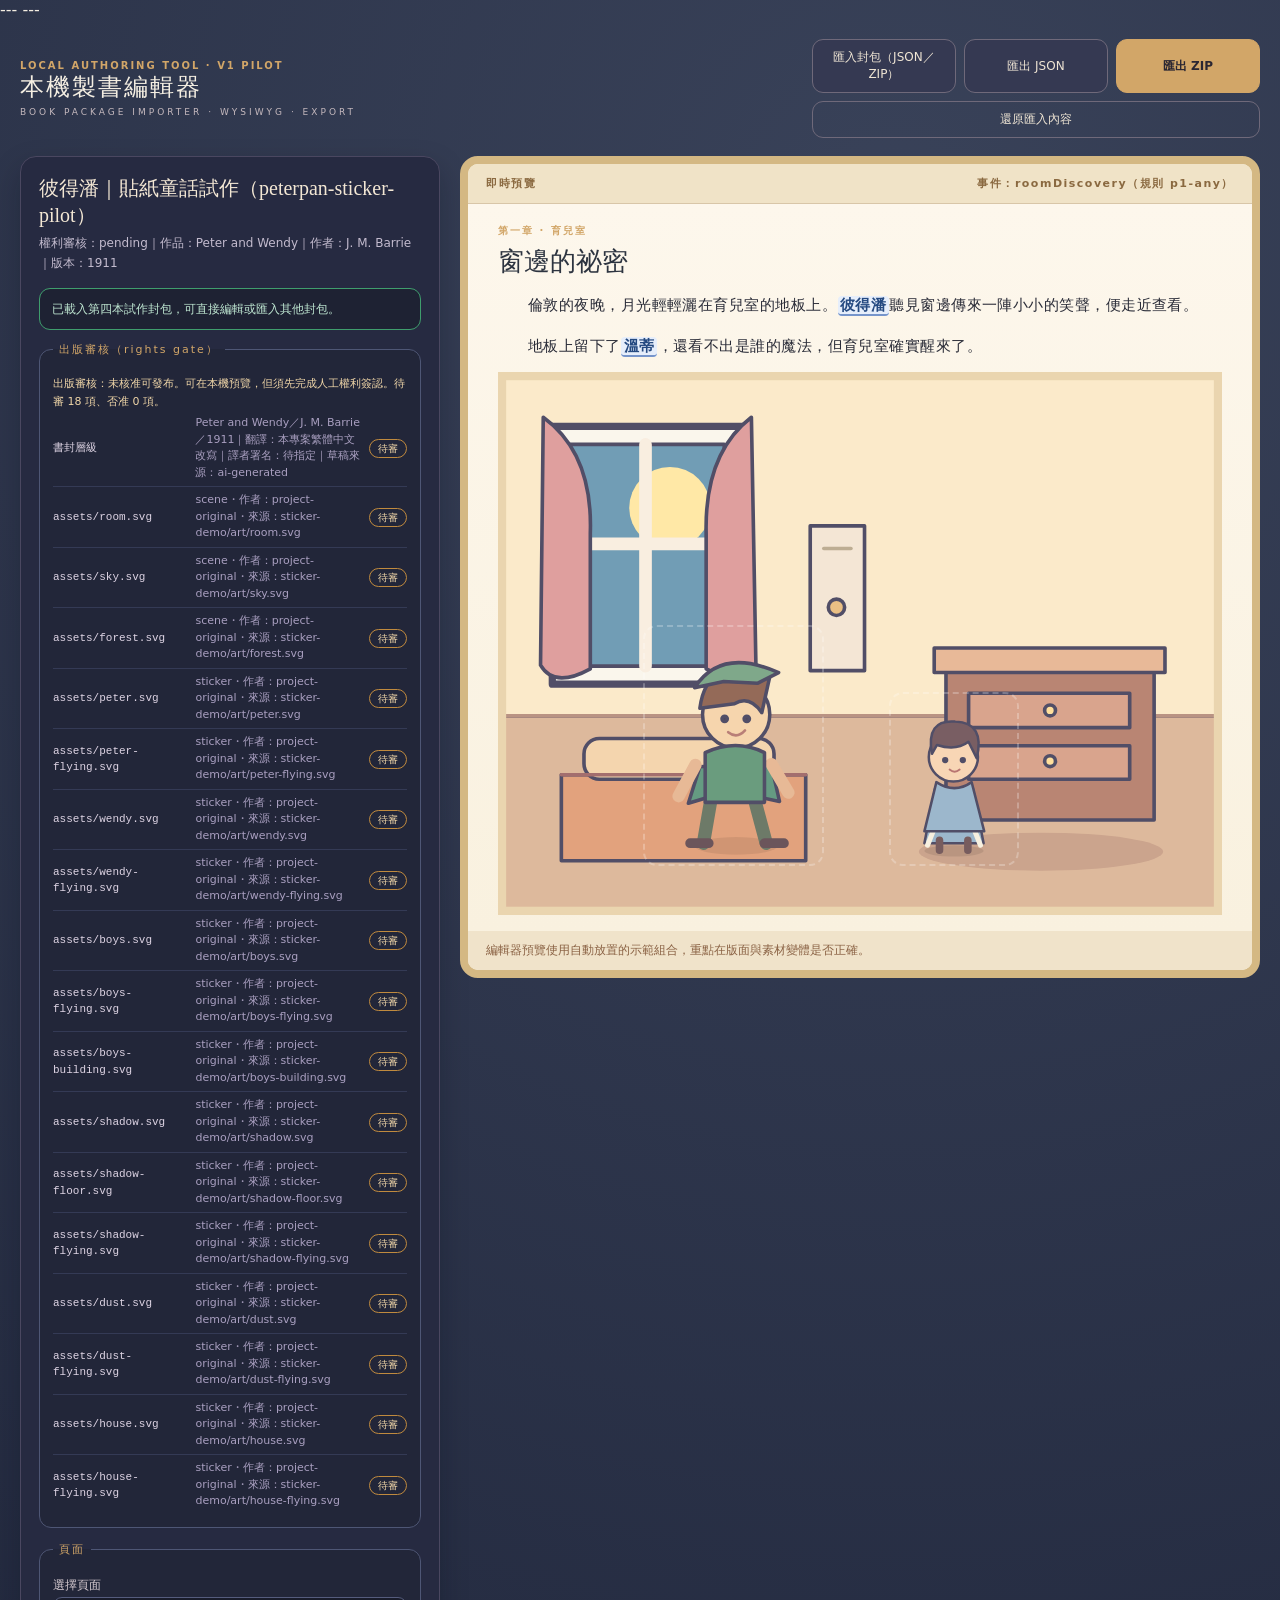
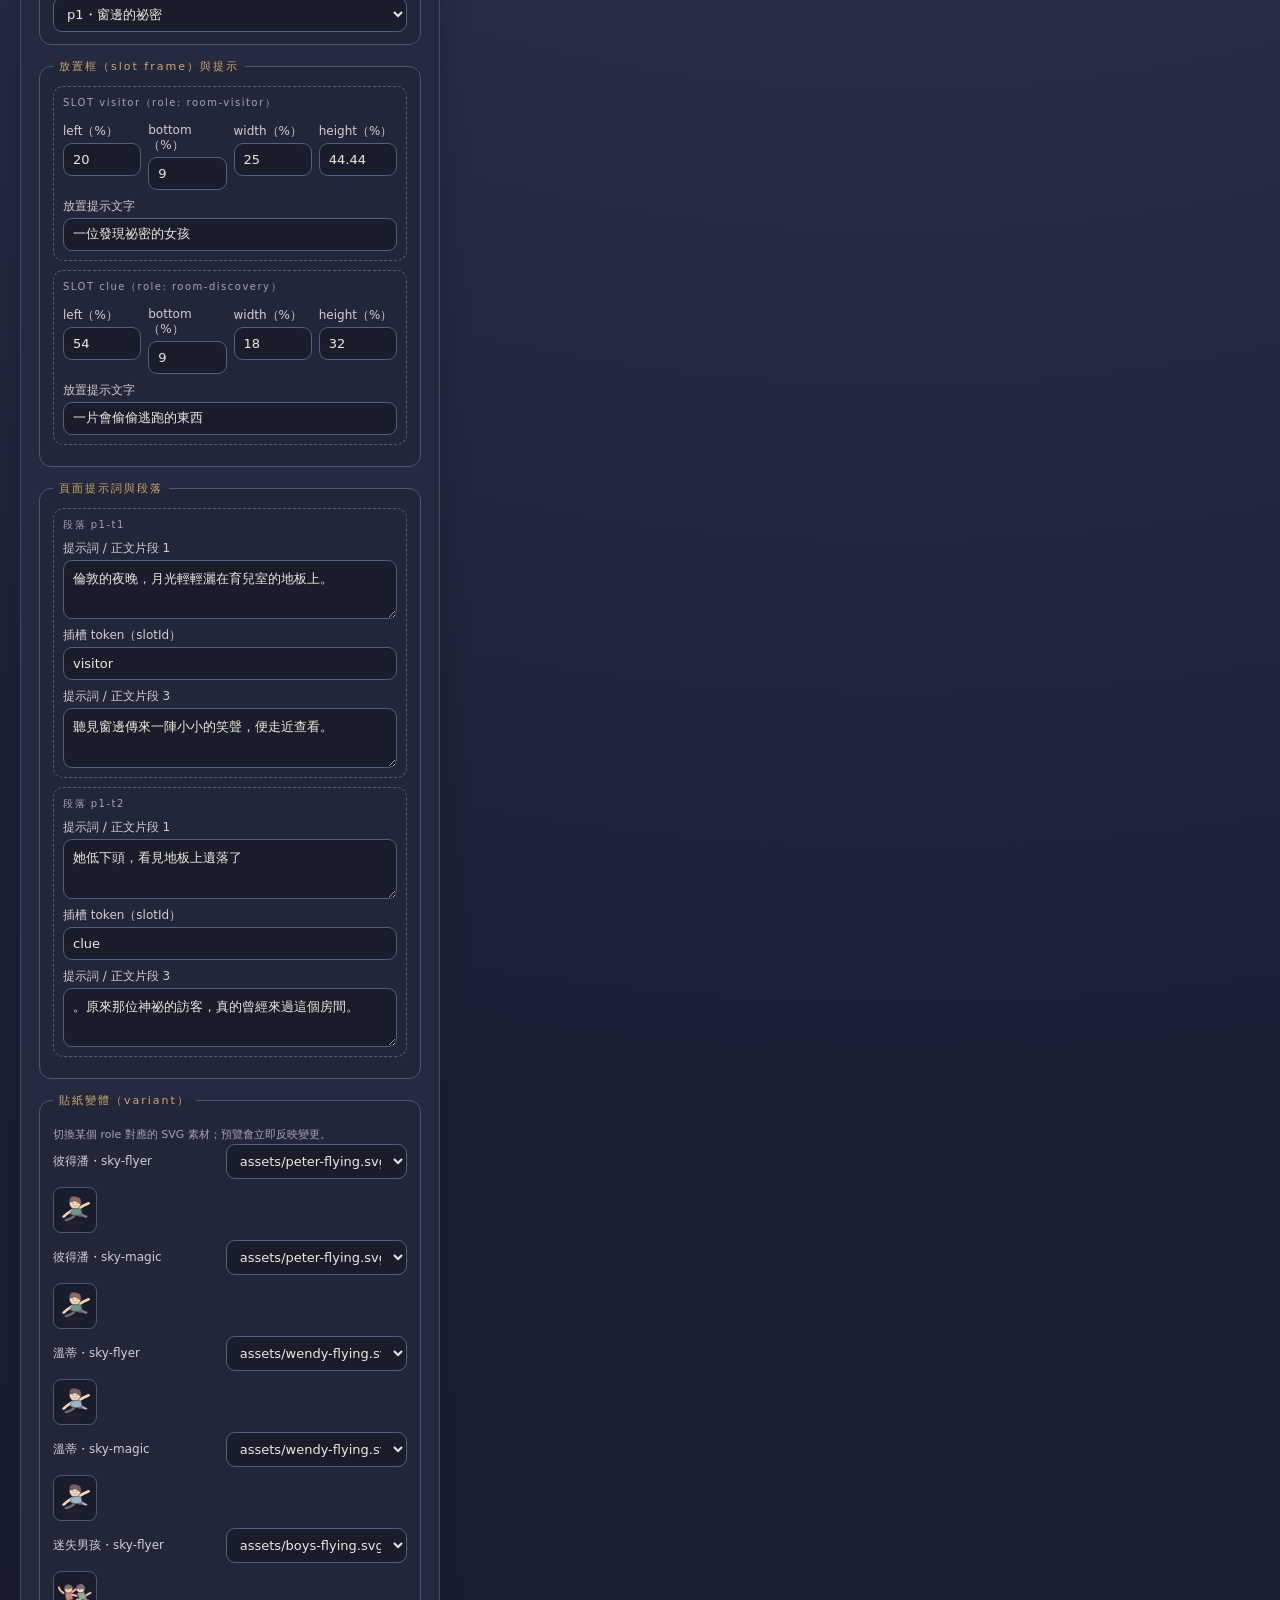
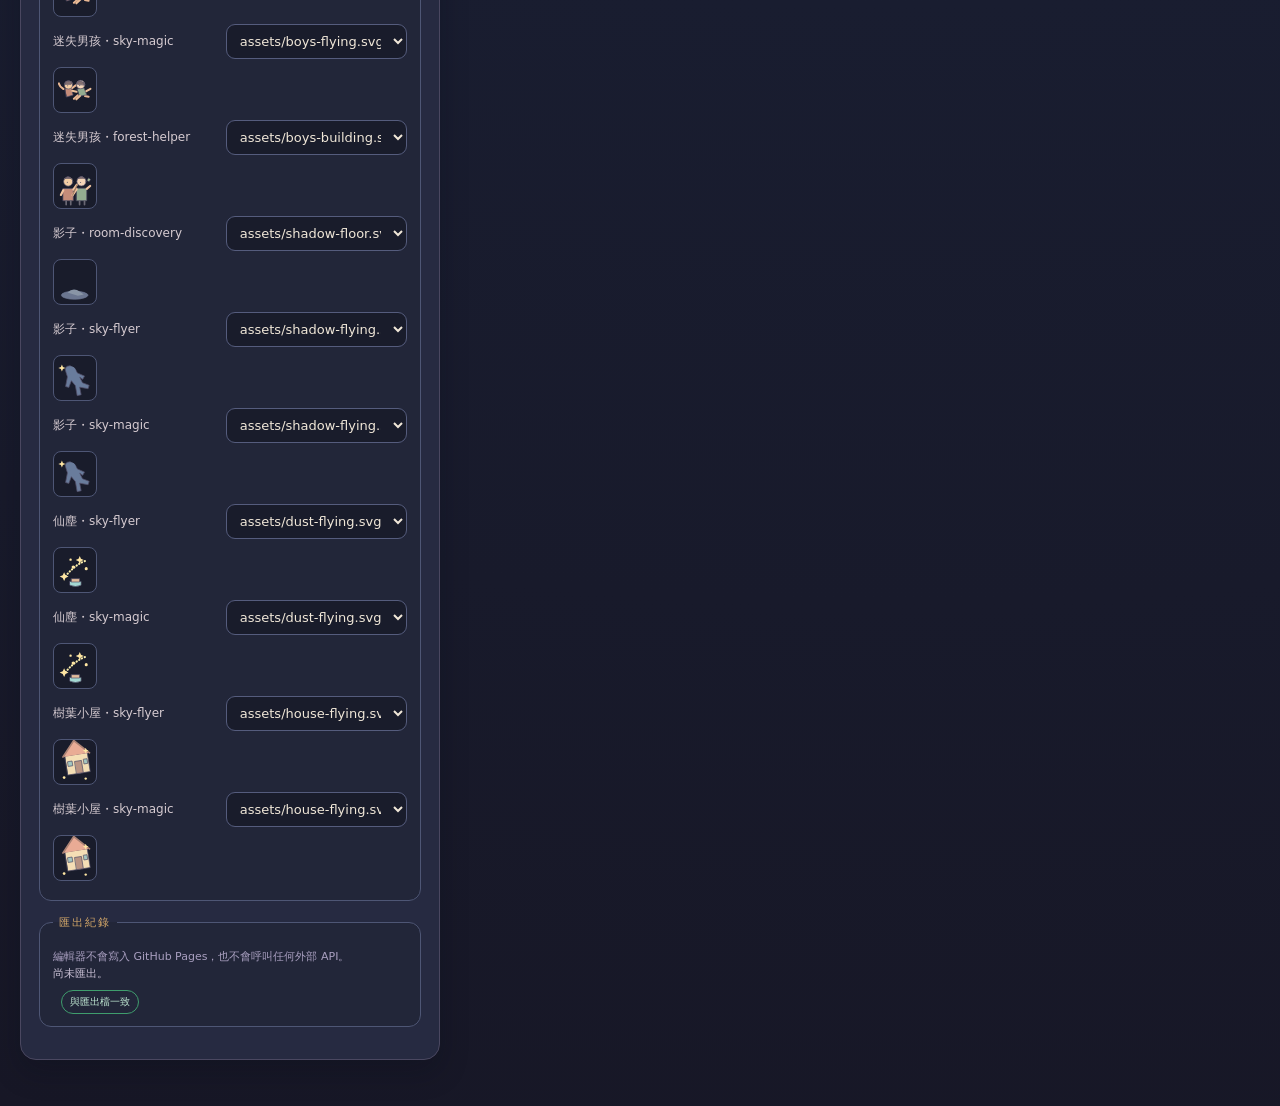
<file: editor.html>
---
---
<!doctype html>
<html lang="zh-Hant">
<head>
  <meta charset="utf-8">
  <meta name="viewport" content="width=device-width,initial-scale=1">
  <meta name="description" content="本機製書編輯器：匯入 Book Package、編輯、即時預覽、匯出。">
  <title>本機製書編輯器｜Book Package Authoring</title>
  <link rel="stylesheet" href="./src/editor/editor.css?v={{ site.github.build_revision }}">
</head>
<body>
  <div class="shell">
    <header class="topbar">
      <div>
        <span class="tag">LOCAL AUTHORING TOOL · V1 PILOT</span>
        <h1>本機製書編輯器</h1>
        <small>BOOK PACKAGE IMPORTER · WYSIWYG · EXPORT</small>
      </div>
      <div class="row">
        <button id="importButton" class="btn" type="button">匯入封包（JSON／ZIP）</button>
        <button id="exportJson" class="btn" type="button">匯出 JSON</button>
        <button id="exportZip" class="btn primary" type="button">匯出 ZIP</button>
        <button id="resetButton" class="btn ghost" type="button">還原匯入內容</button>
      </div>
      <input id="importInput" type="file" accept=".json,.zip,application/json,application/zip" hidden>
    </header>

    <div class="layout">
      <section class="panel">
        <h2 id="bookTitle">尚未載入封包</h2>
        <p class="hint" id="rights"></p>
        <div id="status" class="status">等待載入…</div>

        <fieldset>
          <legend>出版審核（rights gate）</legend>
          <p class="list-note" id="publicationState"></p>
          <div id="rightsTable"></div>
        </fieldset>

        <fieldset>
          <legend>頁面</legend>
          <label for="pageSelect">選擇頁面</label>
          <select id="pageSelect"></select>
        </fieldset>

        <fieldset>
          <legend>放置框（slot frame）與提示</legend>
          <div id="slotFields"></div>
        </fieldset>

        <fieldset>
          <legend>頁面提示詞與段落</legend>
          <div id="paragraphFields"></div>
        </fieldset>

        <fieldset>
          <legend>貼紙變體（variant）</legend>
          <p class="list-note">切換某個 role 對應的 SVG 素材；預覽會立即反映變更。</p>
          <div id="variantFields"></div>
        </fieldset>

        <fieldset>
          <legend>匯出紀錄</legend>
          <p class="list-note">編輯器不會寫入 GitHub Pages，也不會呼叫任何外部 API。</p>
          <div id="checksum" class="checksum">尚未匯出。</div>
          <p class="list-note"><span id="dirtyFlag" class="dirty is-clean">與匯出檔一致</span></p>
        </fieldset>
      </section>

      <section class="preview">
        <div class="preview-head">
          <span>即時預覽</span>
          <span id="previewEvent"></span>
        </div>
        <div class="preview-body">
          <div class="tag" id="previewKicker"></div>
          <h3 id="previewTitle"></h3>
          <div id="previewText" class="preview-text"></div>
          <div class="stage" aria-label="場景預覽">
            <img id="previewScene" class="scene-background" alt="">
            <div id="stageActors" class="stage-actors"></div>
          </div>
        </div>
        <div class="preview-foot">
          <span>編輯器預覽使用自動放置的示範組合，重點在版面與素材變體是否正確。</span>
        </div>
      </section>
    </div>
  </div>

  <script src="./src/shared/json-schema.js"></script>
  <script src="./src/shared/book-validator.js"></script>
  <script src="./src/shared/asset-safety.js"></script>
  <script src="./src/core/rule-evaluator.js"></script>
  <script src="./src/core/variant-resolver.js"></script>
  <script src="./src/core/state-machine.js"></script>
  <script src="./src/player/narrative-renderer.js"></script>
  <script src="./src/editor/zip.js"></script>
  <script src="./src/editor/editor.js"></script>
</body>
</html>
</file>
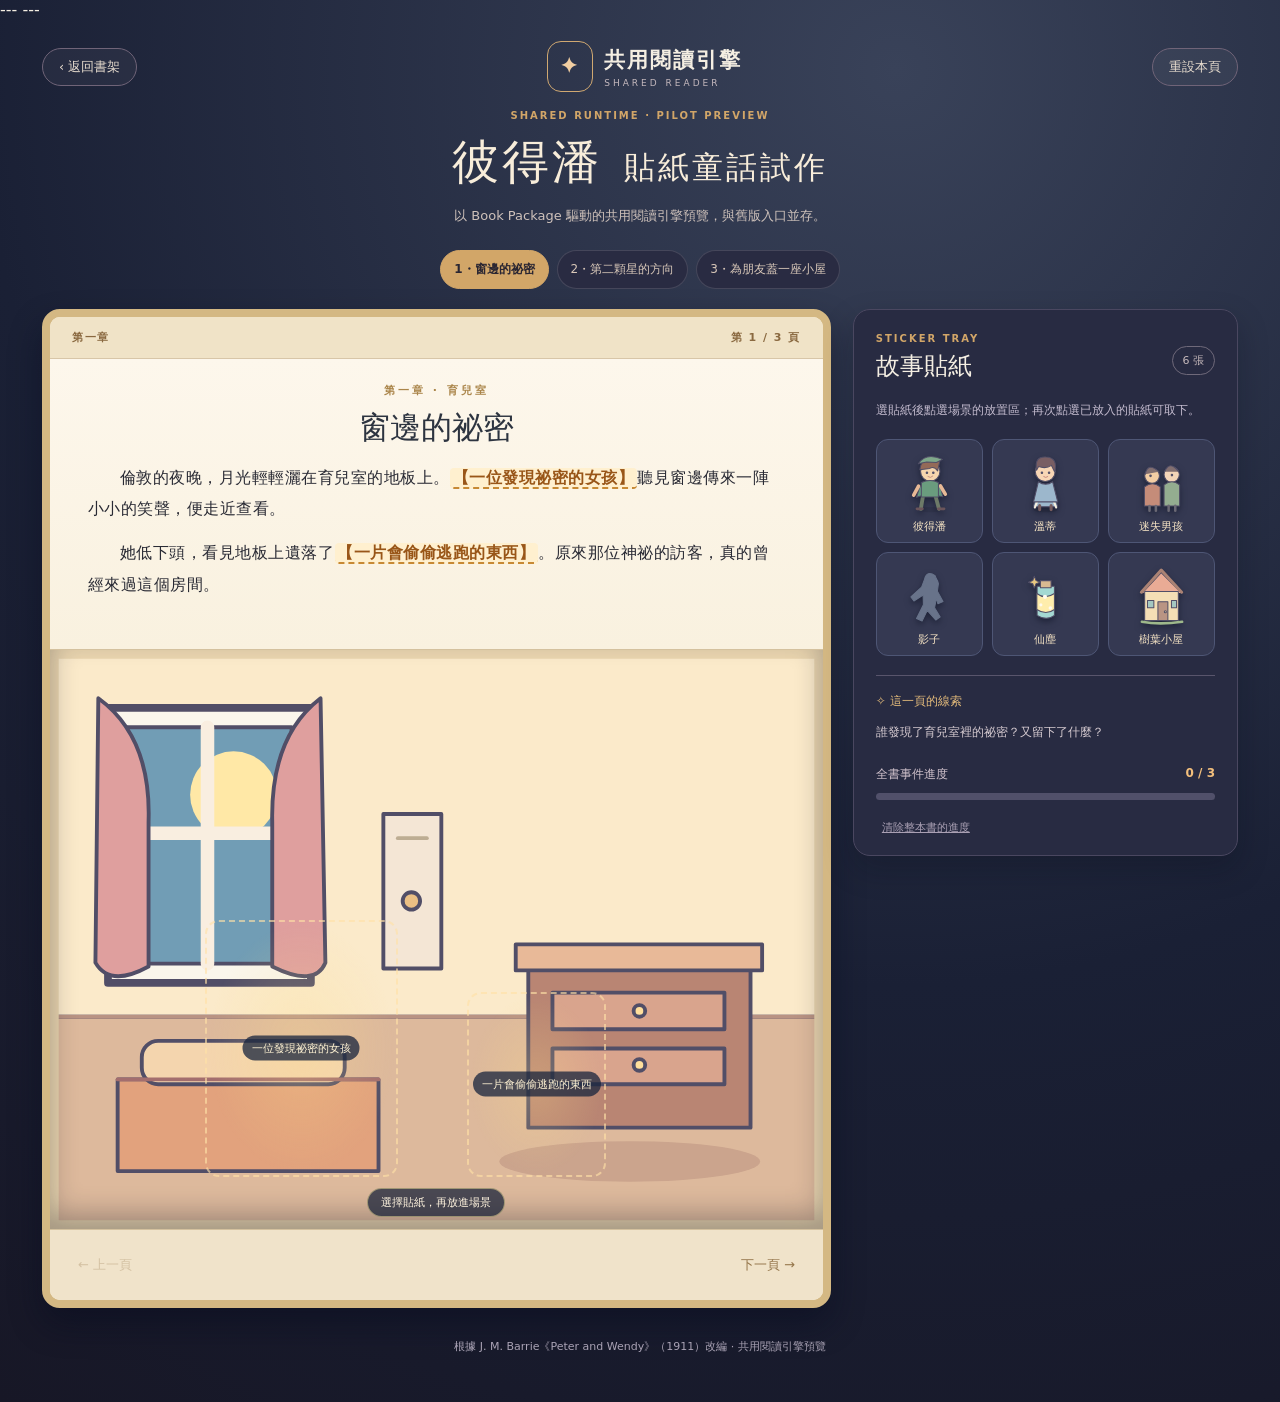
<file: reader-pilot.html>
---
---
<!doctype html>
<html lang="zh-Hant">
<head>
  <meta charset="utf-8">
  <meta name="viewport" content="width=device-width,initial-scale=1,viewport-fit=cover">
  <meta name="theme-color" content="#171c30">
  <meta name="description" content="彼得潘｜貼紙童話試作（共用閱讀引擎預覽）。">
  <title>彼得潘｜貼紙童話試作｜共用閱讀引擎</title>
  <link rel="stylesheet" href="./src/player/reader.css?v={{ site.github.build_revision }}">
</head>
<body>
  <div class="shell">
    <header class="topbar">
      <a href="./" class="back" aria-label="返回故事書架">‹ <span>返回書架</span></a>
      <div class="brand"><span class="star">✦</span><span>共用閱讀引擎 <small>SHARED READER</small></span></div>
      <button id="resetPage" class="muted" type="button">重設本頁</button>
    </header>
    <div class="book-heading">
      <p class="eyebrow">SHARED RUNTIME · PILOT PREVIEW</p>
      <h1>彼得潘 <span>貼紙童話試作</span></h1>
      <p>以 Book Package 驅動的共用閱讀引擎預覽，與舊版入口並存。</p>
    </div>
    <div class="chapter-nav" id="chapterNav" aria-label="頁面導覽"></div>
    <div class="workspace">
      <main class="reading-book" id="reader">
        <div class="page-head">
          <span id="chapterLabel">第一章</span>
          <span id="readingProgress" aria-live="polite">第 1 / 3 頁</span>
        </div>
        <section class="story-copy" aria-label="故事正文">
          <div class="story-eyebrow" id="pageChapter"></div>
          <h2 id="pageTitle"></h2>
          <div id="storyText" class="story-text"></div>
          <p id="storyNote" class="story-note" role="status" aria-live="polite"></p>
        </section>
        <div class="stage-shell">
          <div id="stage" class="stage" aria-label="互動故事插畫，選取貼紙後點這裡放入" tabindex="0">
            <img id="sceneImage" class="scene-background" alt="故事場景插畫" />
            <div class="stage-wash" aria-hidden="true"></div>
            <div id="stageActors" class="stage-actors"></div>
            <span class="stage-help" id="stageHelp">選擇貼紙，再放進場景</span>
          </div>
        </div>
        <div class="reading-controls">
          <button id="prevPage" type="button">← 上一頁</button>
          <button id="nextPage" type="button">下一頁 →</button>
        </div>
        <div id="feedback" class="feedback" role="status" aria-live="polite"></div>
      </main>
      <aside class="toolbox" aria-label="故事貼紙">
        <div class="toolbox-top"><div><span class="tiny">STICKER TRAY</span><h3>故事貼紙</h3></div><span id="stickerCount" class="count"></span></div>
        <p class="toolbox-help">選貼紙後點選場景的放置區；再次點選已放入的貼紙可取下。</p>
        <div id="stickerTray" class="sticker-tray"></div>
        <div class="clue-box"><span>✧ 這一頁的線索</span><p id="pageClue"></p></div>
        <div class="completion"><div><span>全書事件進度</span><b id="completeCount">0 / 3</b></div><div class="meter"><div id="meterFill"></div></div></div>
        <button id="resetBook" class="reset-book" type="button">清除整本書的進度</button>
      </aside>
    </div>
    <footer>根據 J. M. Barrie《Peter and Wendy》（1911）改編 · 共用閱讀引擎預覽</footer>
  </div>
  <script src="./src/shared/json-schema.js"></script>
  <script src="./src/shared/book-validator.js"></script>
  <script src="./src/shared/asset-safety.js"></script>
  <script src="./src/core/rule-evaluator.js"></script>
  <script src="./src/core/variant-resolver.js"></script>
  <script src="./src/core/state-machine.js"></script>
  <script src="./src/player/save-adapter.js"></script>
  <script src="./src/player/narrative-renderer.js"></script>
  <script src="./src/player/reader.js"></script>
  <script>
    fetch("./books/peterpan-sticker-pilot/book.json")
      .then((response) => {
        if (!response.ok) throw new Error("載入封包失敗：HTTP " + response.status);
        return response.json();
      })
      .then((book) => {
        window.SharedReader.start(book);
      })
      .catch((error) => {
        const note = document.getElementById("storyNote");
        if (note) note.textContent = "無法載入書籍封包：" + error.message;
      });
  </script>
</body>
</html>
</file>
<file: src/editor/editor.css>
/* Local authoring tool styles (v1 pilot).
   Self-contained: the editor must not depend on any book's stylesheet. */
:root{--ink:#2a2c38;--night:#1a2035;--paper:#fbf5e6;--gold:#d2a668;--line:#d8c6a8;--muted:#827761;--ok:#3f9d6d;--bad:#c4574f}
*{box-sizing:border-box}
body{margin:0;color:#f4eee2;background:radial-gradient(circle at 70% 5%,#394259,#1a2035 57%,#171726);font-family:system-ui,-apple-system,"PingFang TC","Noto Sans TC",sans-serif}
button,a,input,select,textarea{font:inherit}
button{cursor:pointer}
a{color:inherit;text-decoration:none}
.shell{width:min(1500px,100%);margin:0 auto;padding:20px 20px 46px}
.topbar{display:flex;align-items:center;justify-content:space-between;gap:12px;flex-wrap:wrap}
.topbar h1{margin:0;font:500 24px Georgia,"Noto Serif TC",serif;letter-spacing:2px}
.topbar small{display:block;font:500 9px system-ui,sans-serif;color:#c4b8bd;letter-spacing:3px;padding-top:4px}
.tag{font:600 10px system-ui,sans-serif;letter-spacing:2px;color:var(--gold)}
.layout{display:grid;grid-template-columns:minmax(320px,420px) minmax(0,1fr);gap:20px;align-items:start;margin-top:18px}
.panel{background:#262a41;border:1px solid #4a4760;border-radius:16px;padding:18px;box-shadow:0 12px 28px #080b1940}
.panel h2{margin:0 0 4px;font:500 20px Georgia,"Noto Serif TC",serif;color:#f3e7d4}
.panel p.hint{margin:0 0 14px;font-size:12px;line-height:1.7;color:#c3bbce}
fieldset{border:1px solid #4e5675;border-radius:12px;margin:0 0 14px;padding:12px 13px;background:#222639}
legend{font-size:11px;letter-spacing:2px;color:var(--gold);padding:0 6px}
label{display:block;font-size:12px;color:#d6cbd1;margin:8px 0 3px}
input[type=text],input[type=number],select,textarea{width:100%;background:#191c2b;color:#f0e7d8;border:1px solid #555c7d;border-radius:9px;padding:8px 9px;font-size:13px}
textarea{min-height:58px;resize:vertical;line-height:1.6}
input:focus-visible,select:focus-visible,textarea:focus-visible,button:focus-visible{outline:3px solid #f2ca78;outline-offset:1px}
.row{display:flex;gap:8px;flex-wrap:wrap}
.row>*{flex:1 1 120px}
button.btn{border:1px solid #6f697a;background:#353952;color:#f0e6d5;border-radius:11px;padding:9px 13px;font-size:12px}
button.btn:hover{background:#41466180}
button.btn.primary{background:var(--gold);border-color:var(--gold);color:#2a2632;font-weight:700}
button.btn.ghost{background:transparent}
button.btn:disabled{opacity:.4;cursor:not-allowed}
.status{border-radius:11px;padding:10px 12px;font-size:12px;line-height:1.7;margin-bottom:12px;background:#1e2233;border:1px solid #4a4760;color:#d8cfdd}
.status.is-ok{border-color:#3f9d6d;color:#bfe7d2}
.status.is-bad{border-color:var(--bad);color:#f2c3bd}
.status.is-warn{border-color:#c08a3e;color:#f0d6a8}
.status ul{margin:6px 0 0;padding-left:18px}
.checksum{font:400 11px/1.7 ui-monospace,SFMono-Regular,Menlo,monospace;color:#c9c0d4;word-break:break-all}
.dirty{display:inline-block;margin-left:8px;padding:3px 8px;border-radius:12px;font-size:10px;border:1px solid #c08a3e;color:#f0d6a8}
.dirty.is-clean{border-color:#3f9d6d;color:#bfe7d2}
.preview{border:8px solid #d4b883;border-radius:18px;background:var(--paper);color:var(--ink);overflow:hidden}
.preview-head{display:flex;justify-content:space-between;gap:10px;align-items:center;padding:12px 18px;background:#f0e3c7;border-bottom:1px solid var(--line);color:#8a6940;font-weight:700;font-size:11px;letter-spacing:1.5px}
.preview-body{padding:20px clamp(16px,3vw,30px) 16px;background:linear-gradient(180deg,#fdf7ec,#f9f1df)}
.preview-body h3{font:500 clamp(20px,2.4vw,26px) Georgia,"Noto Serif TC",serif;color:#2d3440;margin:6px 0 12px}
.preview-text{font:400 15px/1.9 Georgia,"Noto Serif TC",serif;letter-spacing:.03em}
.preview-text p{margin:0 0 12px;text-indent:2em;overflow-wrap:anywhere}
.story-token-hint,.story-token-filled{font-weight:700;padding:1px .16em;margin:0 .04em;border-radius:4px}
.story-token-hint{background:#fff0cf;border-bottom:2px dashed #c78934;color:#995618}
.story-token-filled{background:#e6eefb;border-bottom:2px solid #7695cb;color:#254a81}
.stage{position:relative;aspect-ratio:4/3;width:100%;overflow:hidden;background:#1c2541;isolation:isolate}
.scene-background{display:block;width:100%;height:100%;position:absolute;inset:0;object-fit:fill;z-index:0}
.stage-actors{position:absolute;inset:0;z-index:2}
.slot-box{position:absolute;border:2px dashed #ffe1a7a1;border-radius:14px;display:flex;align-items:center;justify-content:center;overflow:visible}
.slot-box.is-empty span{position:absolute;left:50%;top:50%;transform:translate(-50%,-50%);width:max-content;max-width:min(190%,240px);white-space:nowrap;overflow:hidden;text-overflow:ellipsis;background:#17233cbf;color:#fff3d4;border-radius:16px;font-size:11px;padding:5px 9px}
.slot-box.is-filled{border-color:#ffffff40;background:none}
.slot-box img{display:block;width:100%;height:100%;object-fit:contain}
.preview-foot{display:flex;gap:10px;align-items:center;padding:11px 18px;background:#f0e3ca;color:#8a6244;font-size:12px;flex-wrap:wrap}
.part{border:1px dashed #555c7d;border-radius:10px;padding:9px;margin-bottom:9px}
.part .part-label{font-size:10px;letter-spacing:1.5px;color:#a99fc0;margin-bottom:5px}
.slotrow{display:grid;grid-template-columns:repeat(4,minmax(0,1fr));gap:7px}
.variant-row{display:grid;grid-template-columns:minmax(0,1fr) minmax(0,1.1fr);gap:8px;align-items:center;margin-bottom:7px}
.variant-row label{margin:0}
.variant-preview{width:44px;height:46px;object-fit:contain;background:#191c2b;border:1px solid #4e5675;border-radius:8px}
.list-note{font-size:11px;color:#a99fc0;line-height:1.6;margin:6px 0 0}
.list-note.is-ok{color:#bfe7d2}
.list-note.is-warn{color:#f0d6a8}
.rights-row{display:grid;grid-template-columns:minmax(0,1.3fr) minmax(0,1.6fr) auto;gap:8px;align-items:center;padding:5px 0;border-bottom:1px solid #343a55;font-size:11px;line-height:1.5}
.rights-row:last-child{border-bottom:0}
.rights-name{font-family:ui-monospace,SFMono-Regular,Menlo,monospace;color:#ded4e4;overflow-wrap:anywhere}
.rights-detail{color:#a99fc0;overflow-wrap:anywhere}
.rights-badge{border:1px solid #555c7d;border-radius:10px;padding:1px 8px;font-size:10px;white-space:nowrap;color:#c9c0d4}
.rights-row.rights-pending .rights-badge{border-color:#c08a3e;color:#f0d6a8}
.rights-row.rights-rejected .rights-badge{border-color:#c4574f;color:#f2c3bd}
.rights-row.rights-approved .rights-badge{border-color:#3f9d6d;color:#bfe7d2}
@media(max-width:980px){.layout{grid-template-columns:1fr}}
</file>
<file: src/player/reader.css>
/* Shared Reader Runtime styles (v1 pilot).
   Deliberately self-contained so the shared runtime does not depend on any
   book's own stylesheet. */
:root{--ink:#292a34;--night:#1a2035;--paper:#fbf5e6;--gold:#d2a668;--line:#d8c6a8;--muted:#827761}
*{box-sizing:border-box}
html{scroll-behavior:smooth}
body{margin:0;color:#f4eee2;background:radial-gradient(circle at 70% 5%,#394259,#1a2035 57%,#171726);font-family:system-ui,-apple-system,"PingFang TC","Noto Sans TC",sans-serif}
button,a{-webkit-tap-highlight-color:transparent}
button{cursor:pointer;font:inherit}
a{color:inherit;text-decoration:none}
.shell{width:min(1240px,100%);margin:0 auto;padding:22px 22px 44px}
.topbar{display:flex;align-items:center;justify-content:space-between;gap:12px}
.back,.muted{border:1px solid #706478;background:#ffffff0b;border-radius:24px;color:#e8ddcf;padding:9px 16px;font-size:13px}
.back:hover,.muted:hover{background:#ffffff20}
.brand{display:flex;gap:11px;align-items:center;font:600 21px Georgia,serif;letter-spacing:2px}
.brand small{display:block;font:500 9px system-ui,sans-serif;color:#c4b8bd;letter-spacing:3px;padding-top:4px}
.star{border:1px solid #d0a871;color:#f1cea2;padding:12px;border-radius:14px}
.book-heading{text-align:center;margin:18px auto 25px}
.book-heading h1{font:500 clamp(30px,4vw,47px) Georgia,"Noto Serif TC",serif;color:#f8edda;letter-spacing:3px;margin:9px 0}
.book-heading h1 span{font-size:.67em;margin-left:8px}
.book-heading>p:last-child{color:#cfc2bb;font-size:13px}
.eyebrow,.tiny{font:600 10px system-ui,sans-serif;letter-spacing:2px;color:var(--gold)}
.chapter-nav{display:flex;gap:8px;justify-content:center;flex-wrap:wrap;margin:20px auto}
.chapter-nav button{border:1px solid #ffffff21;background:#292b42;color:#d9c8b9;padding:10px 13px;border-radius:21px;font-size:12px}
.chapter-nav button.is-current{background:var(--gold);border-color:var(--gold);color:#2a2632;font-weight:700}
.chapter-nav button:focus-visible,.sticker-chip:focus-visible,.slot-box:focus-visible,.reading-controls button:focus-visible,.reset-book:focus-visible{outline:3px solid #f2ca78;outline-offset:2px}
.workspace{display:grid;grid-template-columns:minmax(0,1.7fr) minmax(280px,.83fr);gap:22px;align-items:start}
.reading-book{min-width:0;border:8px solid #d4b883;border-radius:18px;background:var(--paper);color:var(--ink);box-shadow:0 16px 32px #060a1d77;overflow:hidden}
.page-head{display:flex;justify-content:space-between;gap:10px;align-items:center;padding:13px 22px;background:#f0e3c7;border-bottom:1px solid var(--line);color:#8a6940;font-weight:700;font-size:11px;letter-spacing:1.5px}
.story-copy{padding:24px clamp(18px,4vw,38px) 17px;background:linear-gradient(180deg,#fdf7ec,#f9f1df);text-align:center}
.story-eyebrow{font-size:11px;letter-spacing:3px;color:#aa854a;font-weight:700}
.story-copy h2{font:500 clamp(23px,3vw,31px) Georgia,"Noto Serif TC",serif;color:#2d3440;margin:9px 0 13px}
.story-text{text-align:left;font:400 clamp(14px,1.35vw,16px)/1.95 Georgia,"Noto Serif TC",serif;letter-spacing:.03em;max-width:700px;margin:auto}
.story-text p{margin:0 0 13px;text-indent:2em;overflow-wrap:anywhere}
.story-text p:last-child{margin-bottom:0}
.story-note{max-width:630px;margin:12px auto 0;color:#8a6244;font-size:12px;line-height:1.6;min-height:20px}
.stage-shell{border-top:1px solid #d4c19e;border-bottom:1px solid #d4c19e;background:#1c2541}
.stage{position:relative;aspect-ratio:4/3;width:100%;overflow:hidden;isolation:isolate;touch-action:pan-y}
.scene-background{display:block;width:100%;height:100%;position:absolute;inset:0;object-fit:fill;z-index:0}
.stage-wash{pointer-events:none;position:absolute;inset:0;box-shadow:inset 0 -14px 28px #14172455;z-index:1}
.stage-actors{position:absolute;inset:0;z-index:2;pointer-events:none}
/* Slot boxes own their fixed frame; image identity never changes the box size. */
.slot-box{position:absolute;pointer-events:auto;border:2px dashed #ffe1a7a1;border-radius:14px;background:radial-gradient(#ffdf8a44,transparent 70%);display:flex;align-items:center;justify-content:center;padding:0;appearance:none;-webkit-appearance:none;background-color:transparent;overflow:visible}
/* Empty-slot hint: rendered as a free-standing chip centred on the frame so a
   narrow slot never squeezes the label into a vertical column. The frame
   itself (dashed box) is untouched, so slot geometry stays constant. */
.slot-box.is-empty span{position:absolute;left:50%;top:50%;transform:translate(-50%,-50%);width:max-content;max-width:min(190%,240px);white-space:nowrap;overflow:hidden;text-overflow:ellipsis;background:#17233cbf;color:#fff3d4;border-radius:16px;font-size:11px;padding:5px 9px;pointer-events:none}
.slot-box.is-filled{border-color:#ffffff40;background:none;cursor:pointer}
.slot-box.is-filled img{display:block;width:100%;height:100%;object-fit:contain;pointer-events:none}
.slot-box:hover{filter:drop-shadow(0 4px 8px #0007)}
.stage-help{position:absolute;left:50%;bottom:12px;transform:translateX(-50%);font-size:11px;color:#fff4df;background:#141f37ba;border:1px solid #ffea9b7a;padding:6px 13px;border-radius:20px;pointer-events:none;z-index:3;white-space:nowrap}
.reading-controls{display:flex;align-items:center;justify-content:space-between;gap:7px;padding:15px;background:#f0e3ca}
.reading-controls button{border:0;background:transparent;color:#937449;font-size:13px;padding:11px 13px;border-radius:8px;white-space:nowrap}
.reading-controls button:disabled{opacity:.3;cursor:default}
.feedback{padding:0 20px;background:#f0e3ca;color:#8a6244;text-align:center;font-size:13px}
.feedback:not(:empty){padding:12px}
.toolbox{padding:23px 22px 19px;border:1px solid #4a4760;border-radius:17px;background:#282b42;box-shadow:0 13px 30px #080b1940}
.toolbox-top{display:flex;justify-content:space-between;align-items:center}
.toolbox h3{margin:6px 0;font:500 24px Georgia,"Noto Serif TC",serif}
.count{border:1px solid #6f697a;color:#c6b9bb;border-radius:25px;padding:6px 10px;font-size:11px}
.toolbox-help{line-height:1.8;font-size:12px;color:#c3bbce;margin:12px 0 17px}
.sticker-tray{display:grid;grid-template-columns:repeat(3,minmax(0,1fr));gap:9px}
.sticker-chip{min-width:0;background:#353952;border:1px solid #4e5675;border-radius:12px;padding:7px 4px 8px;color:#f5e3c4;display:flex;align-items:center;flex-direction:column;gap:5px;font-size:11px}
.sticker-chip:hover,.sticker-chip.is-selected{border-color:#edc878;background:#4b4658}
.sticker-chip.is-selected{box-shadow:0 0 0 1px #edc878 inset}
.sticker-chip img{width:min(100%,66px);height:67px;object-fit:contain;filter:drop-shadow(0 3px 3px #10152899)}
.clue-box{border-top:1px solid #59556c;margin-top:19px;padding-top:17px;font-size:12px;color:#d6cbd1}
.clue-box span{color:#e5bc7b}
.clue-box p{line-height:1.7}
.completion{margin:24px 0 0;font-size:12px;color:#d3c4ce}
.completion>div:first-child{display:flex;justify-content:space-between;gap:8px}
.completion b{color:#f3bf7c}
.meter{height:7px;margin-top:10px;background:#51506a;border-radius:8px;overflow:hidden}
.meter>div{height:100%;width:0%;background:linear-gradient(90deg,#b8835d,#e5bb75);transition:width .25s}
.reset-book{display:block;margin:19px 0 0;border:0;background:transparent;color:#aaa0b4;font-size:11px;text-decoration:underline}
footer{text-align:center;font-size:11px;color:#aaa3b5;line-height:2;margin-top:28px}
/* Two-colour inline hints; filled slots switch to the second colour. */
.story-token-hint,.story-token-filled{font-weight:700;padding:1px .16em;margin:0 .04em;border-radius:4px;-webkit-box-decoration-break:clone;box-decoration-break:clone}
.story-token-hint{background:#fff0cf;border-bottom:2px dashed #c78934;color:#995618}
.story-token-filled{background:#e6eefb;border-bottom:2px solid #7695cb;color:#254a81}
.story-token-hint[data-story-slot="1"]{background:#eee9fa;border-bottom-color:#9879c2;color:#654587}
@media(max-width:900px){.shell{padding:12px 12px 35px}.workspace{grid-template-columns:1fr;gap:0}.reading-book{border-width:5px}.toolbox{border:0;border-radius:0;background:#30334c;box-shadow:none;padding:16px}.story-copy{padding:18px 17px 11px}.story-text{font-size:15px;line-height:1.85}.sticker-tray{grid-template-columns:repeat(6,minmax(0,1fr));gap:5px}.sticker-chip{padding:5px 2px}.sticker-chip img{width:42px;height:43px}.toolbox-help{margin:6px 0 11px}.toolbox h3{font-size:18px}.chapter-nav{gap:5px}.chapter-nav button{padding:8px 9px;font-size:11px}.book-heading h1{font-size:30px}}
@media(max-width:530px){.shell{padding:10px 8px 28px}.topbar{gap:5px}.brand{font-size:16px}.brand small{font-size:7px;letter-spacing:2px}.star{padding:8px}.back,.muted{padding:6px 9px;font-size:11px}.back span{display:none}.book-heading{margin:21px auto 10px}.book-heading h1{font-size:25px}.book-heading h1 span{font-size:.70em;display:block;margin-left:0}.book-heading>p:last-child{font-size:11px}.chapter-nav button{flex:1 0 30%;padding:8px 5px}.page-head{padding:11px;font-size:10px}.reading-controls{gap:2px;padding:8px}.reading-controls button{padding:9px 5px;font-size:11px}.sticker-chip img{width:34px;height:36px}.sticker-chip{font-size:9px}.story-text{font-size:14px}.story-copy h2{font-size:23px}.stage-help{bottom:6px;font-size:10px}}
@media(prefers-reduced-motion:reduce){*{animation:none!important;transition:none!important;scroll-behavior:auto!important}}
</file>
